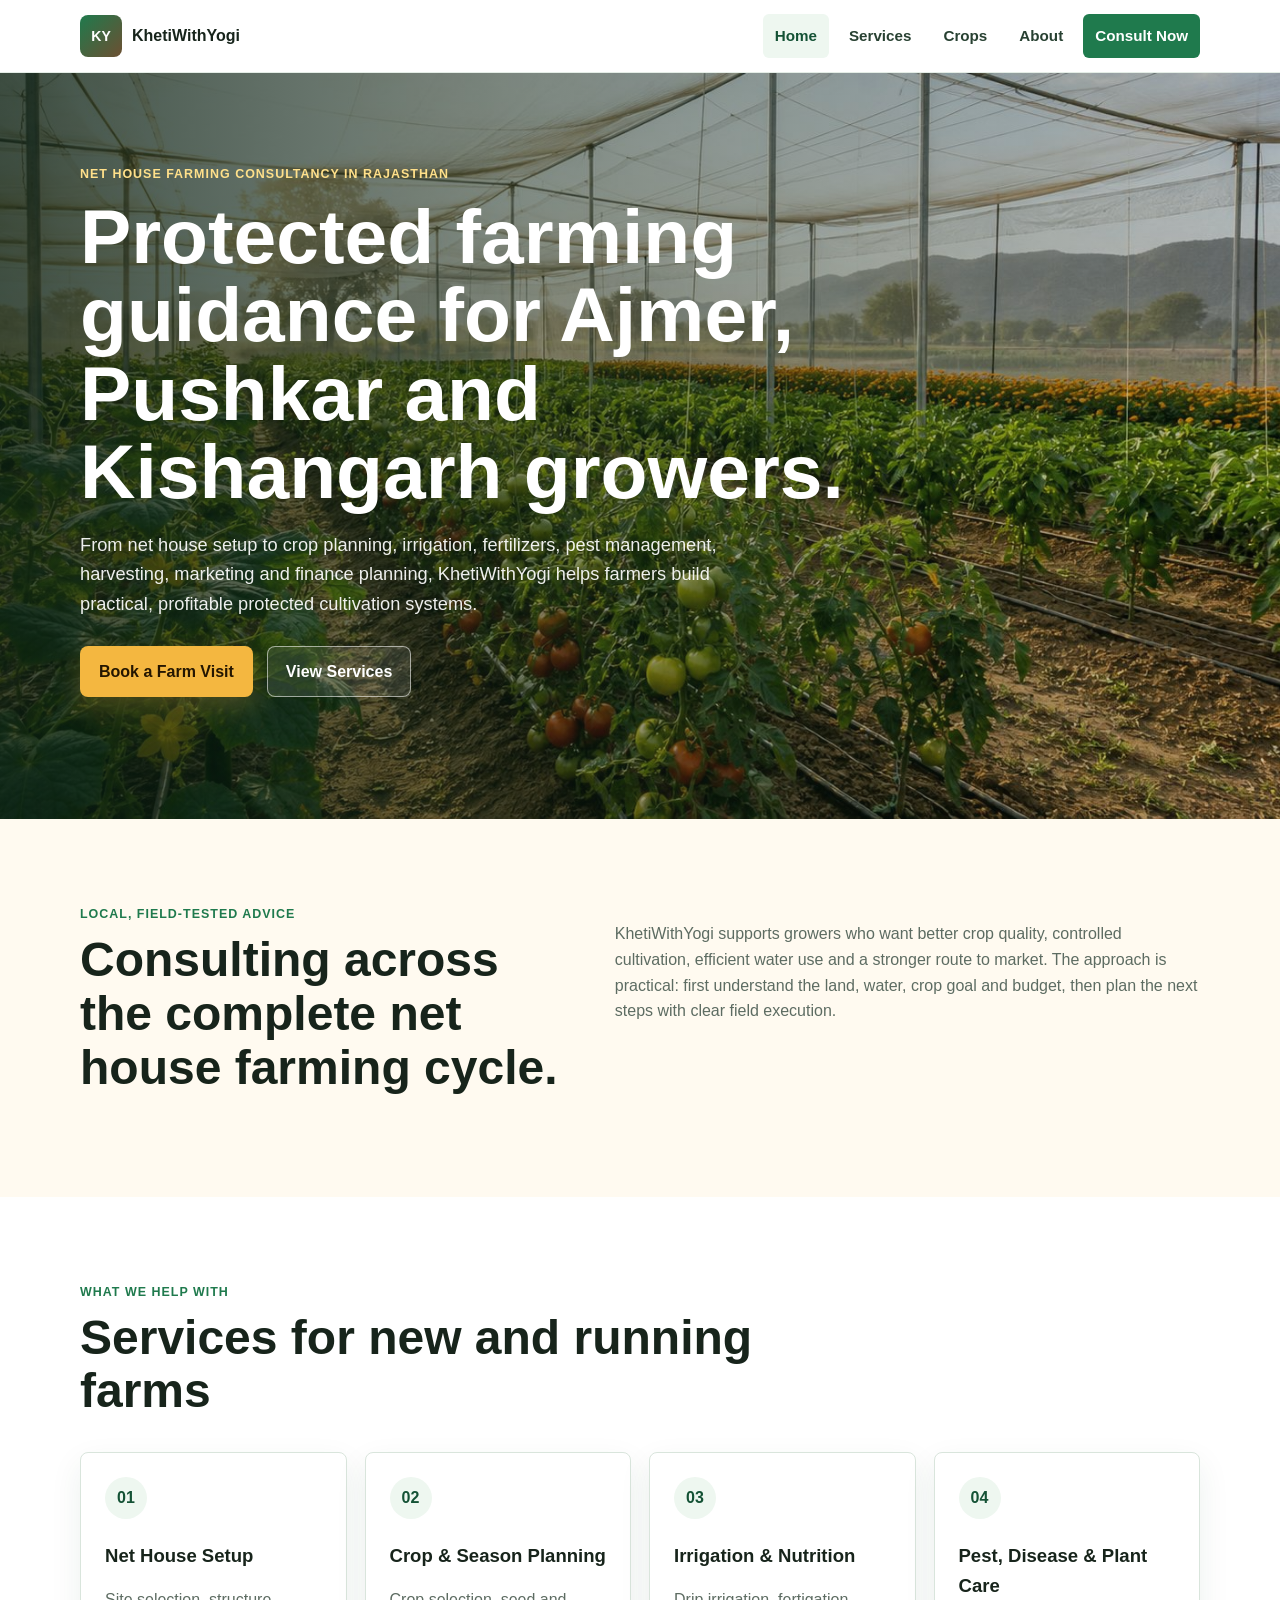
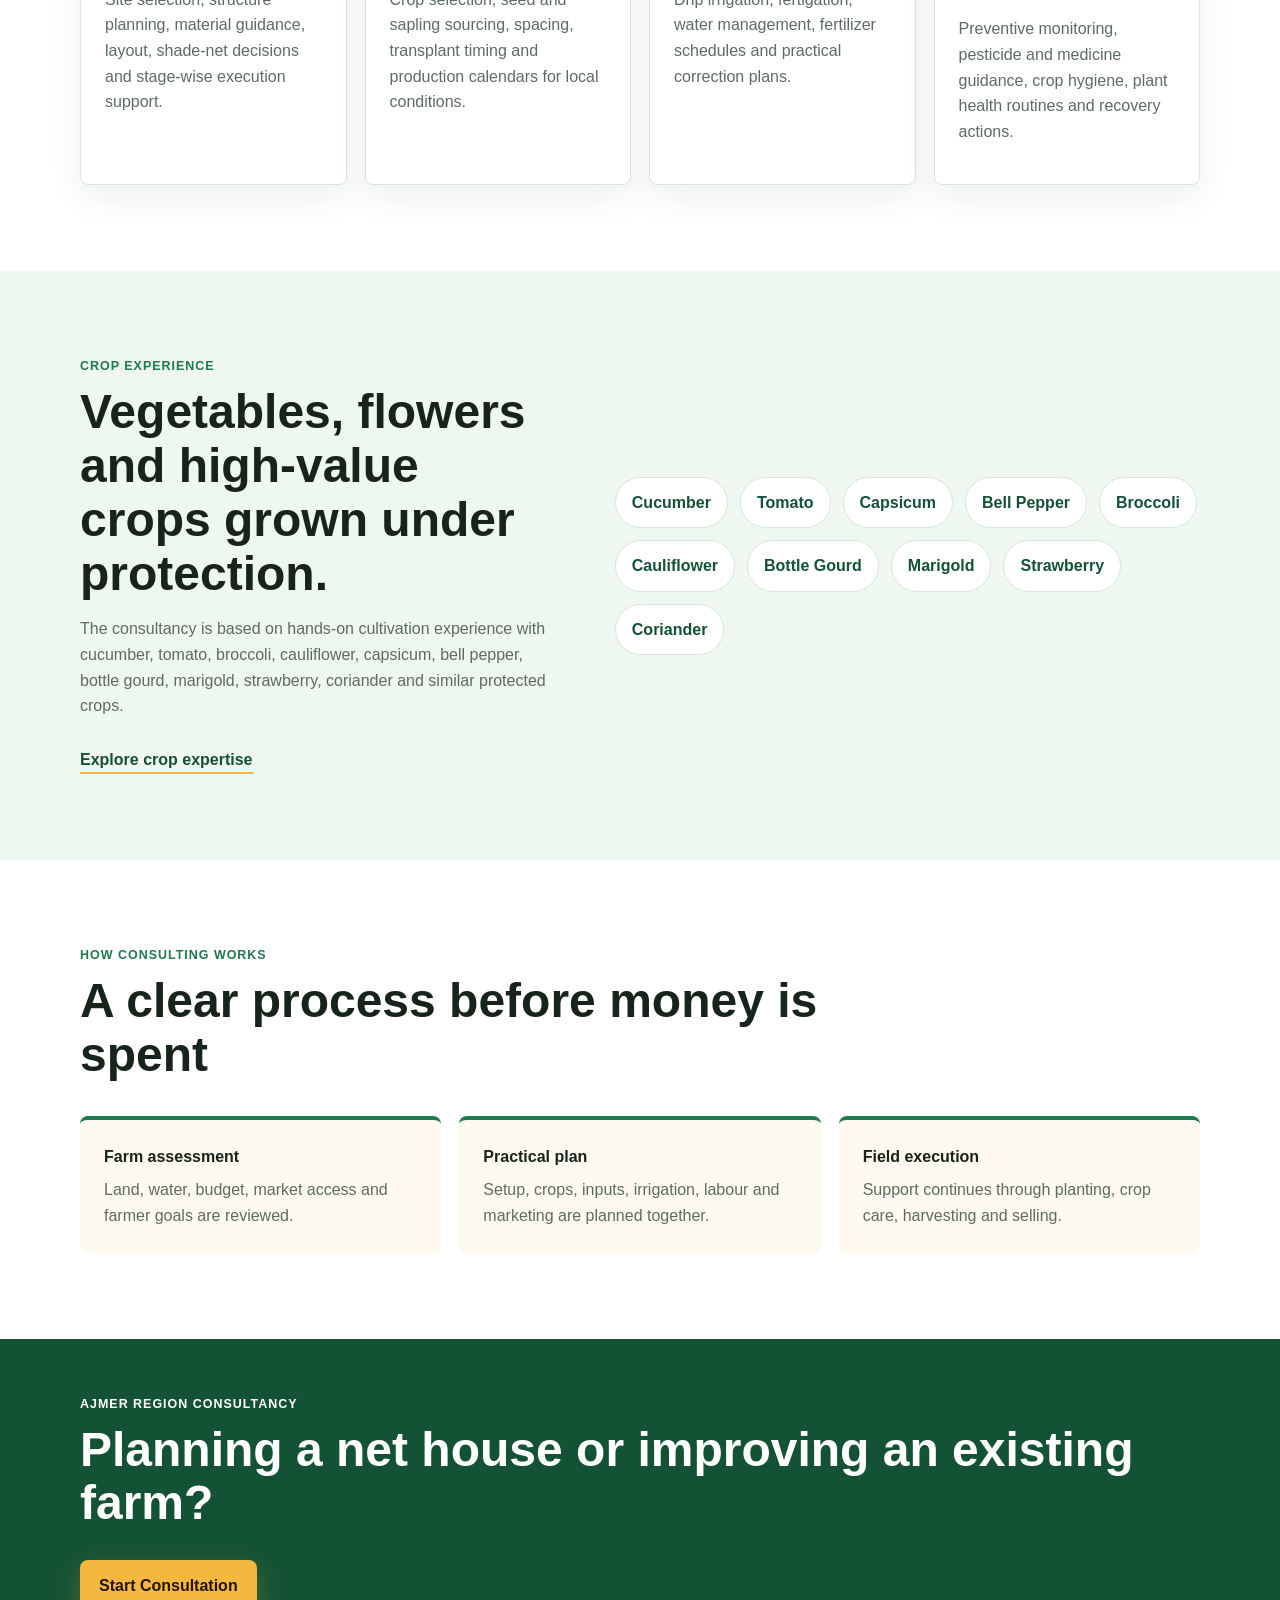
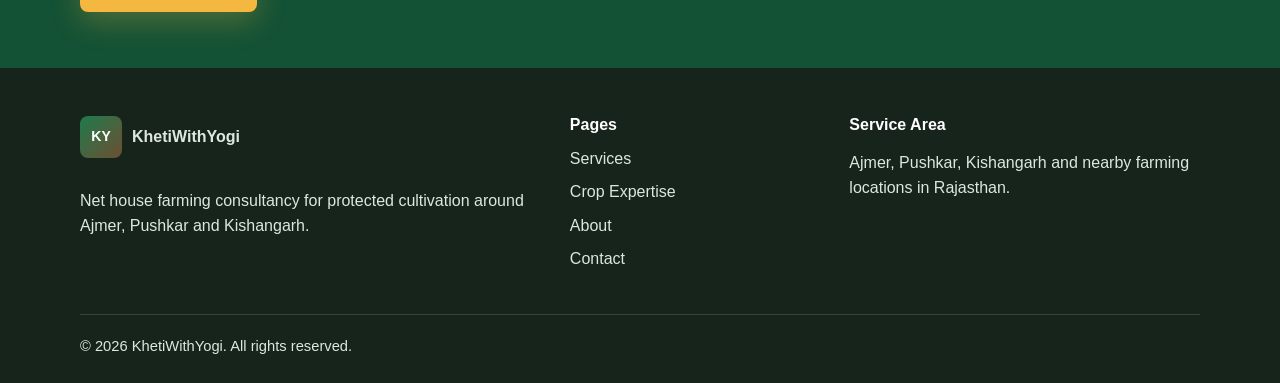
<file: index.html>
<!doctype html>
<html lang="en-IN">
  <head> 
    <meta charset="utf-8">
    <meta name="viewport" content="width=device-width, initial-scale=1">
    <title>KhetiWithYogi | Net House Farming Consultant in Ajmer, Pushkar & Kishangarh</title>
    <meta name="description" content="KhetiWithYogi provides practical net house farming consultancy near Ajmer, Pushkar and Kishangarh for setup, crop planning, irrigation, fertilizers, pest care, harvesting and marketing.">
    <meta name="keywords" content="net house farming Ajmer, nethouse consultant Rajasthan, polyhouse farming Pushkar, protected farming Kishangarh, kheti consultant Ajmer">
    <meta name="robots" content="index, follow">
    <meta property="og:title" content="KhetiWithYogi - Net House Farming Consultancy">
    <meta property="og:description" content="End-to-end net house farming guidance for growers around Ajmer, Pushkar and Kishangarh.">
    <meta property="og:type" content="website">
    <meta property="og:image" content="assets/images/net-house-farming-rajasthan.jpg">
    <link rel="icon" href="assets/images/favicon.svg" type="image/svg+xml">
    <link rel="stylesheet" href="assets/css/styles.css">
    <script type="application/ld+json">
      {
        "@context": "https://schema.org",
        "@type": "LocalBusiness",
        "name": "KhetiWithYogi",
        "description": "Net house farming and protected cultivation consultancy near Ajmer, Pushkar and Kishangarh, Rajasthan.",
        "areaServed": ["Ajmer", "Pushkar", "Kishangarh", "Rajasthan"],
        "serviceType": "Net house farming consultancy",
        "url": "./",
        "image": "assets/images/net-house-farming-rajasthan.jpg"
      }
    </script>
  </head>
  <body>
    <a class="skip-link" href="#main">Skip to content</a>
    <header class="site-header" data-header>
      <nav class="nav container" aria-label="Primary navigation">
        <a class="brand" href="index.html" aria-label="KhetiWithYogi home">
          <span class="brand-mark">KY</span>
          <span>KhetiWithYogi</span>
        </a>
        <button class="nav-toggle" type="button" aria-expanded="false" aria-controls="site-menu" data-menu-toggle>
          <span></span><span></span><span></span>
          <span class="sr-only">Menu</span>
        </button>
        <div class="nav-links" id="site-menu" data-menu>
          <a href="index.html" aria-current="page">Home</a>
          <a href="services.html">Services</a>
          <a href="crops.html">Crops</a>
          <a href="about.html">About</a>
          <a class="nav-cta" href="contact.html">Consult Now</a>
        </div>
      </nav>
    </header>

    <main id="main">
      <section class="hero">
        <img src="assets/images/net-house-farming-rajasthan.jpg" alt="Modern net house farm with drip irrigation and vegetable crops in Rajasthan" class="hero-image">
        <div class="hero-overlay"></div>
        <div class="container hero-content">
          <p class="eyebrow">Net house farming consultancy in Rajasthan</p>
          <h1>Protected farming guidance for Ajmer, Pushkar and Kishangarh growers.</h1>
          <p class="hero-copy">From net house setup to crop planning, irrigation, fertilizers, pest management, harvesting, marketing and finance planning, KhetiWithYogi helps farmers build practical, profitable protected cultivation systems.</p>
          <div class="hero-actions">
            <a class="btn btn-primary" href="contact.html">Book a Farm Visit</a>
            <a class="btn btn-secondary" href="services.html">View Services</a>
          </div>
        </div>
      </section>

      <section class="section intro-band">
        <div class="container split">
          <div>
            <p class="eyebrow">Local, field-tested advice</p>
            <h2>Consulting across the complete net house farming cycle.</h2>
          </div>
          <p>KhetiWithYogi supports growers who want better crop quality, controlled cultivation, efficient water use and a stronger route to market. The approach is practical: first understand the land, water, crop goal and budget, then plan the next steps with clear field execution.</p>
        </div>
      </section>

      <section class="section">
        <div class="container">
          <div class="section-head">
            <p class="eyebrow">What we help with</p>
            <h2>Services for new and running farms</h2>
          </div>
          <div class="service-grid">
            <article class="card">
              <span class="card-icon">01</span>
              <h3>Net House Setup</h3>
              <p>Site selection, structure planning, material guidance, layout, shade-net decisions and stage-wise execution support.</p>
            </article>
            <article class="card">
              <span class="card-icon">02</span>
              <h3>Crop & Season Planning</h3>
              <p>Crop selection, seed and sapling sourcing, spacing, transplant timing and production calendars for local conditions.</p>
            </article>
            <article class="card">
              <span class="card-icon">03</span>
              <h3>Irrigation & Nutrition</h3>
              <p>Drip irrigation, fertigation, water management, fertilizer schedules and practical correction plans.</p>
            </article>
            <article class="card">
              <span class="card-icon">04</span>
              <h3>Pest, Disease & Plant Care</h3>
              <p>Preventive monitoring, pesticide and medicine guidance, crop hygiene, plant health routines and recovery actions.</p>
            </article>
          </div>
        </div>
      </section>

      <section class="section muted">
        <div class="container feature-row">
          <div>
            <p class="eyebrow">Crop experience</p>
            <h2>Vegetables, flowers and high-value crops grown under protection.</h2>
            <p>The consultancy is based on hands-on cultivation experience with cucumber, tomato, broccoli, cauliflower, capsicum, bell pepper, bottle gourd, marigold, strawberry, coriander and similar protected crops.</p>
            <a class="text-link" href="crops.html">Explore crop expertise</a>
          </div>
          <div class="crop-cloud" aria-label="Supported crops">
            <span>Cucumber</span><span>Tomato</span><span>Capsicum</span><span>Bell Pepper</span><span>Broccoli</span><span>Cauliflower</span><span>Bottle Gourd</span><span>Marigold</span><span>Strawberry</span><span>Coriander</span>
          </div>
        </div>
      </section>

      <section class="section">
        <div class="container steps">
          <div class="section-head">
            <p class="eyebrow">How consulting works</p>
            <h2>A clear process before money is spent</h2>
          </div>
          <ol class="timeline">
            <li>
              <strong>Farm assessment</strong>
              <span>Land, water, budget, market access and farmer goals are reviewed.</span>
            </li>
            <li>
              <strong>Practical plan</strong>
              <span>Setup, crops, inputs, irrigation, labour and marketing are planned together.</span>
            </li>
            <li>
              <strong>Field execution</strong>
              <span>Support continues through planting, crop care, harvesting and selling.</span>
            </li>
          </ol>
        </div>
      </section>

      <section class="cta-band">
        <div class="container cta-inner">
          <div>
            <p class="eyebrow">Ajmer region consultancy</p>
            <h2>Planning a net house or improving an existing farm?</h2>
          </div>
          <a class="btn btn-primary" href="contact.html">Start Consultation</a>
        </div>
      </section>
    </main>

    <footer class="footer">
      <div class="container footer-grid">
        <div>
          <a class="brand footer-brand" href="index.html"><span class="brand-mark">KY</span><span>KhetiWithYogi</span></a>
          <p>Net house farming consultancy for protected cultivation around Ajmer, Pushkar and Kishangarh.</p>
        </div>
        <div>
          <h2>Pages</h2>
          <a href="services.html">Services</a>
          <a href="crops.html">Crop Expertise</a>
          <a href="about.html">About</a>
          <a href="contact.html">Contact</a>
        </div>
        <div>
          <h2>Service Area</h2>
          <p>Ajmer, Pushkar, Kishangarh and nearby farming locations in Rajasthan.</p>
        </div>
      </div>
      <p class="footer-bottom">© <span data-year></span> KhetiWithYogi. All rights reserved.</p>
    </footer>

    <script src="assets/js/main.js"></script>
  </body>
</html>
</file>
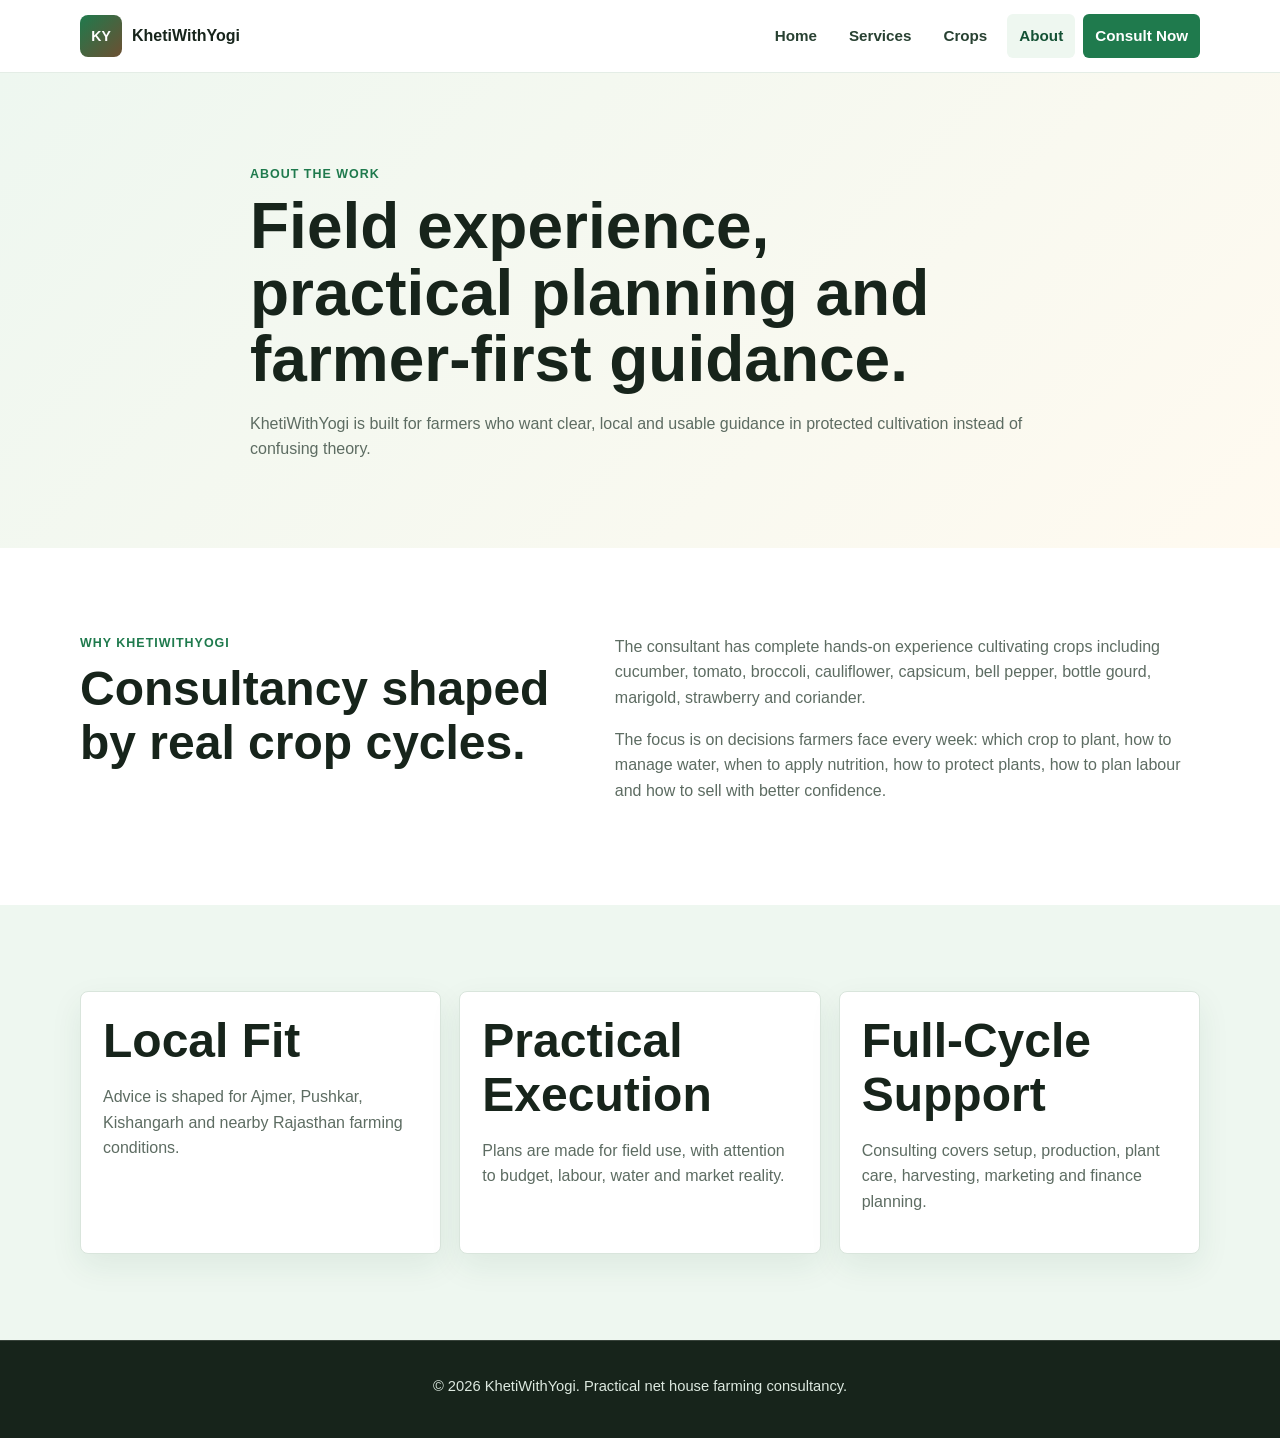
<file: about.html>
<!doctype html>
<html lang="en-IN">
  <head>
    <meta charset="utf-8">
    <meta name="viewport" content="width=device-width, initial-scale=1">
    <title>About KhetiWithYogi | Practical Net House Farming Consultant</title>
    <meta name="description" content="Learn about KhetiWithYogi, a practical net house farming consultancy supporting protected cultivation near Ajmer, Pushkar and Kishangarh, Rajasthan.">
    <meta name="robots" content="index, follow">
    <link rel="icon" href="assets/images/favicon.svg" type="image/svg+xml">
    <link rel="stylesheet" href="assets/css/styles.css">
  </head>
  <body>
    <header class="site-header" data-header>
      <nav class="nav container" aria-label="Primary navigation">
        <a class="brand" href="index.html"><span class="brand-mark">KY</span><span>KhetiWithYogi</span></a>
        <button class="nav-toggle" type="button" aria-expanded="false" aria-controls="site-menu" data-menu-toggle><span></span><span></span><span></span><span class="sr-only">Menu</span></button>
        <div class="nav-links" id="site-menu" data-menu>
          <a href="index.html">Home</a><a href="services.html">Services</a><a href="crops.html">Crops</a><a href="about.html" aria-current="page">About</a><a class="nav-cta" href="contact.html">Consult Now</a>
        </div>
      </nav>
    </header>
    <main>
      <section class="page-hero">
        <div class="container narrow">
          <p class="eyebrow">About the work</p>
          <h1>Field experience, practical planning and farmer-first guidance.</h1>
          <p>KhetiWithYogi is built for farmers who want clear, local and usable guidance in protected cultivation instead of confusing theory.</p>
        </div>
      </section>
      <section class="section">
        <div class="container split">
          <div>
            <p class="eyebrow">Why KhetiWithYogi</p>
            <h2>Consultancy shaped by real crop cycles.</h2>
          </div>
          <div class="prose">
            <p>The consultant has complete hands-on experience cultivating crops including cucumber, tomato, broccoli, cauliflower, capsicum, bell pepper, bottle gourd, marigold, strawberry and coriander.</p>
            <p>The focus is on decisions farmers face every week: which crop to plant, how to manage water, when to apply nutrition, how to protect plants, how to plan labour and how to sell with better confidence.</p>
          </div>
        </div>
      </section>
      <section class="section muted">
        <div class="container values-grid">
          <article><h2>Local Fit</h2><p>Advice is shaped for Ajmer, Pushkar, Kishangarh and nearby Rajasthan farming conditions.</p></article>
          <article><h2>Practical Execution</h2><p>Plans are made for field use, with attention to budget, labour, water and market reality.</p></article>
          <article><h2>Full-Cycle Support</h2><p>Consulting covers setup, production, plant care, harvesting, marketing and finance planning.</p></article>
        </div>
      </section>
    </main>
    <footer class="footer compact"><p>© <span data-year></span> KhetiWithYogi. Practical net house farming consultancy.</p></footer>
    <script src="assets/js/main.js"></script>
  </body>
</html>
</file>
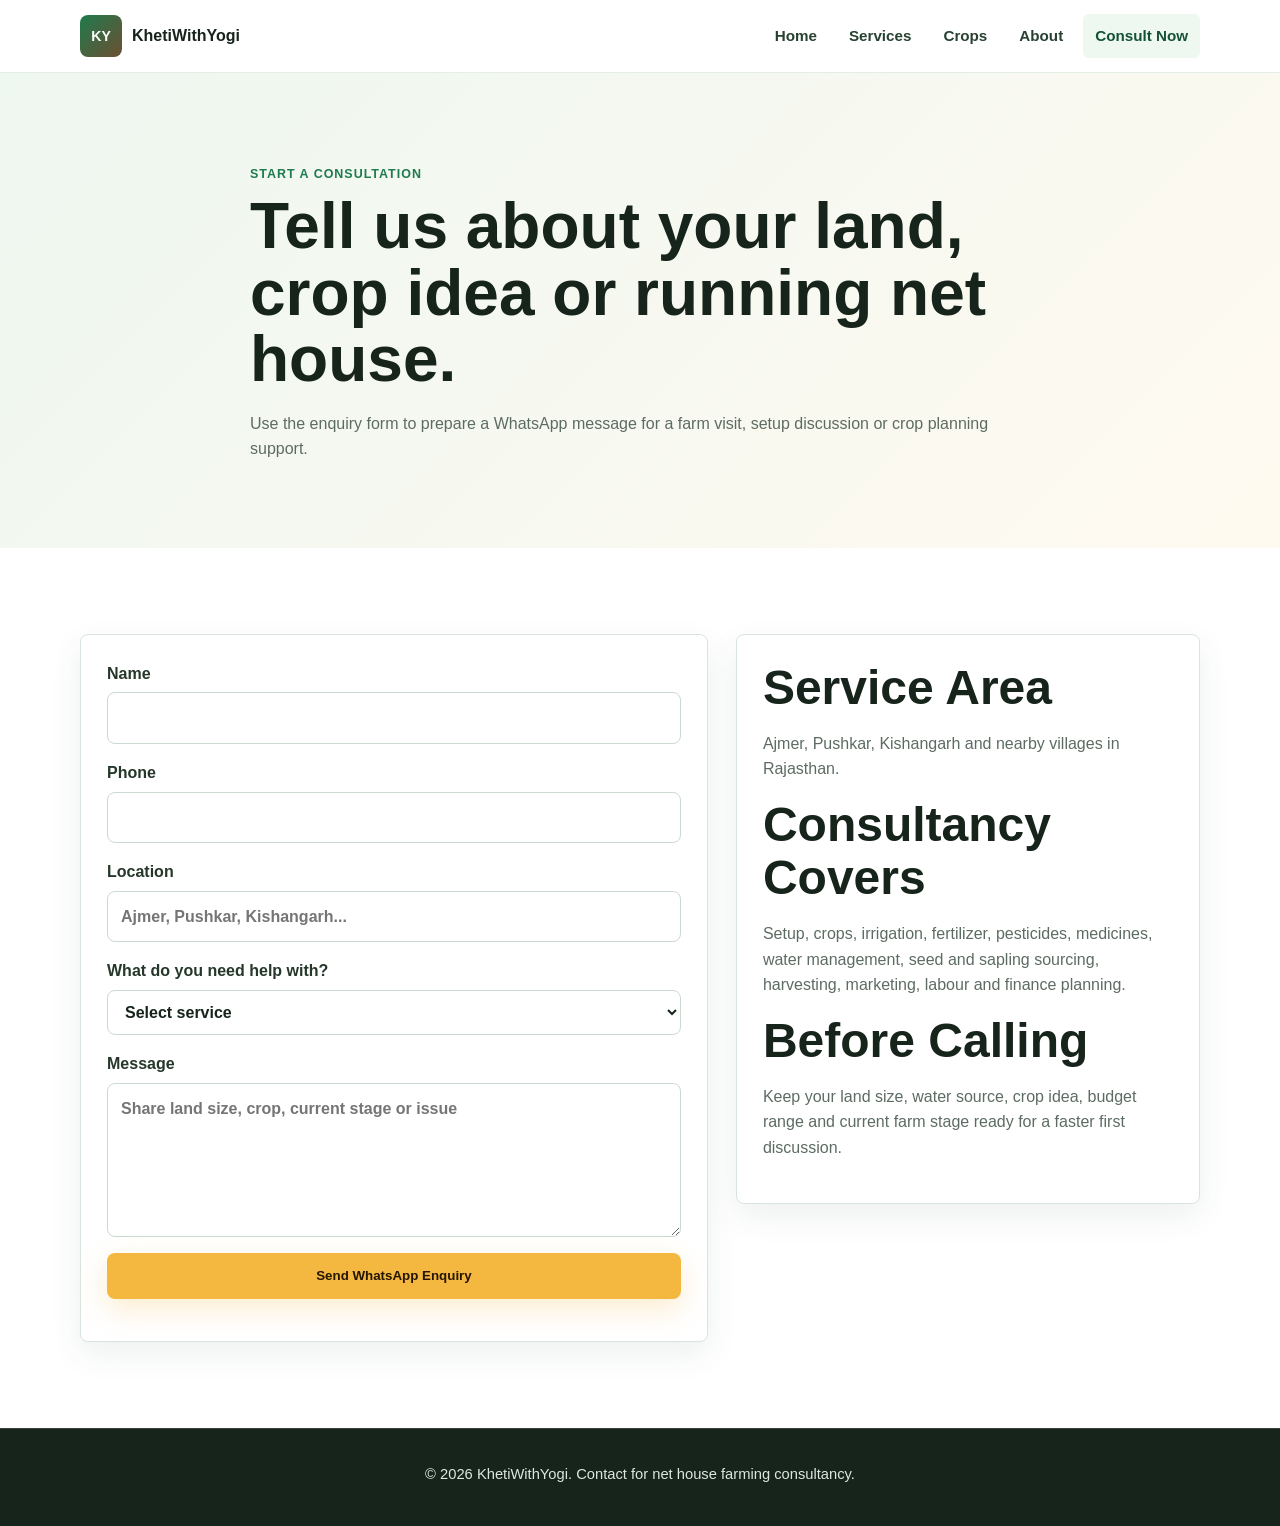
<file: contact.html>
<!doctype html>
<html lang="en-IN">
  <head>
    <meta charset="utf-8">
    <meta name="viewport" content="width=device-width, initial-scale=1">
    <title>Contact KhetiWithYogi | Net House Consultant Near Ajmer</title>
    <meta name="description" content="Contact KhetiWithYogi for net house farming consultancy, farm visits and protected crop planning near Ajmer, Pushkar and Kishangarh, Rajasthan.">
    <meta name="robots" content="index, follow">
    <link rel="icon" href="assets/images/favicon.svg" type="image/svg+xml">
    <link rel="stylesheet" href="assets/css/styles.css">
  </head>
  <body>
    <header class="site-header" data-header>
      <nav class="nav container" aria-label="Primary navigation">
        <a class="brand" href="index.html"><span class="brand-mark">KY</span><span>KhetiWithYogi</span></a>
        <button class="nav-toggle" type="button" aria-expanded="false" aria-controls="site-menu" data-menu-toggle><span></span><span></span><span></span><span class="sr-only">Menu</span></button>
        <div class="nav-links" id="site-menu" data-menu>
          <a href="index.html">Home</a><a href="services.html">Services</a><a href="crops.html">Crops</a><a href="about.html">About</a><a class="nav-cta" href="contact.html" aria-current="page">Consult Now</a>
        </div>
      </nav>
    </header>
    <main>
      <section class="page-hero">
        <div class="container narrow">
          <p class="eyebrow">Start a consultation</p>
          <h1>Tell us about your land, crop idea or running net house.</h1>
          <p>Use the enquiry form to prepare a WhatsApp message for a farm visit, setup discussion or crop planning support.</p>
        </div>
      </section>
      <section class="section">
        <div class="container contact-layout">
          <form class="contact-form" data-contact-form>
            <label>Name<input name="name" type="text" autocomplete="name" required></label>
            <label>Phone<input name="phone" type="tel" autocomplete="tel" required></label>
            <label>Location<input name="location" type="text" placeholder="Ajmer, Pushkar, Kishangarh..." required></label>
            <label>What do you need help with?
              <select name="service" required>
                <option value="">Select service</option>
                <option>New net house setup</option>
                <option>Crop planning</option>
                <option>Irrigation and water management</option>
                <option>Fertilizer, pesticide or plant care</option>
                <option>Marketing, harvesting or finance planning</option>
                <option>Existing farm improvement</option>
              </select>
            </label>
            <label>Message<textarea name="message" rows="5" placeholder="Share land size, crop, current stage or issue"></textarea></label>
            <button class="btn btn-primary" type="submit">Send WhatsApp Enquiry</button>
            <p class="form-note" data-form-note></p>
          </form>
          <aside class="contact-card">
            <h2>Service Area</h2>
            <p>Ajmer, Pushkar, Kishangarh and nearby villages in Rajasthan.</p>
            <h2>Consultancy Covers</h2>
            <p>Setup, crops, irrigation, fertilizer, pesticides, medicines, water management, seed and sapling sourcing, harvesting, marketing, labour and finance planning.</p>
            <h2>Before Calling</h2>
            <p>Keep your land size, water source, crop idea, budget range and current farm stage ready for a faster first discussion.</p>
          </aside>
        </div>
      </section>
    </main>
    <footer class="footer compact"><p>© <span data-year></span> KhetiWithYogi. Contact for net house farming consultancy.</p></footer>
    <script src="assets/js/main.js"></script>
  </body>
</html>
</file>
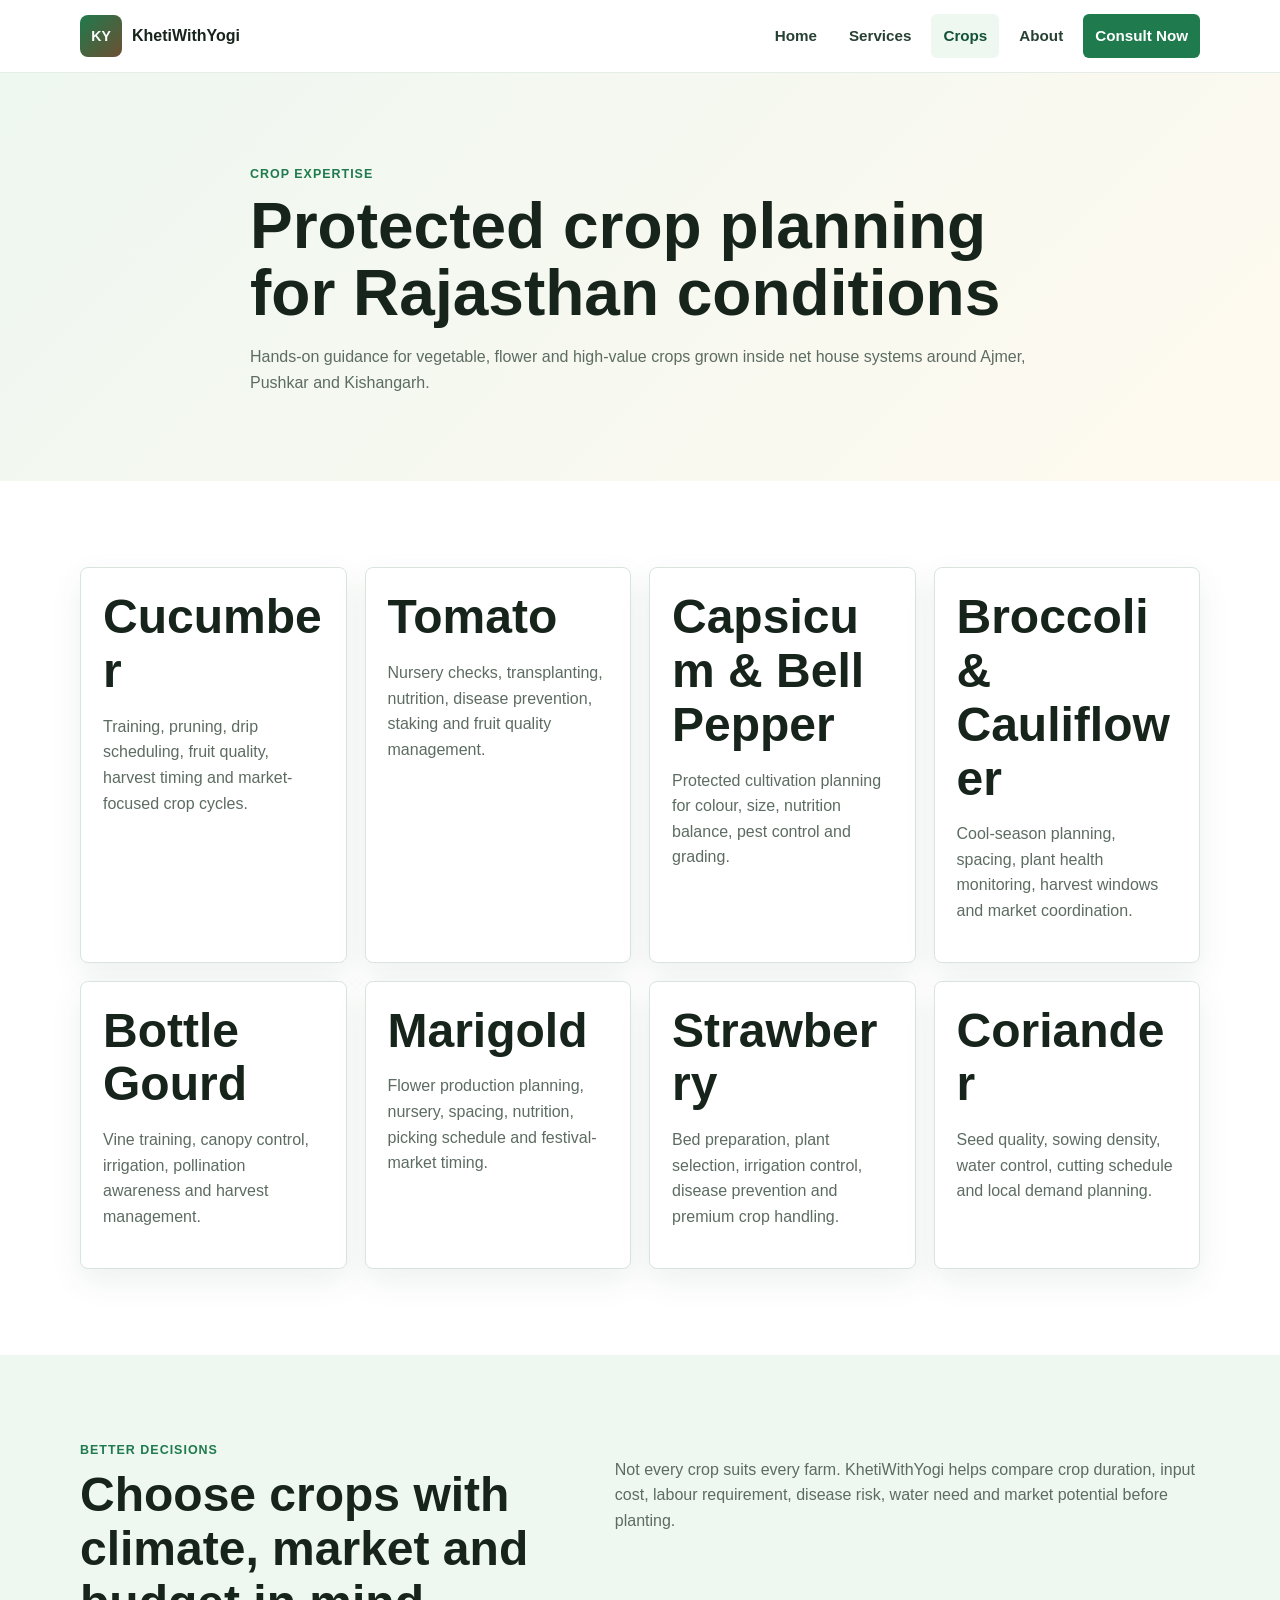
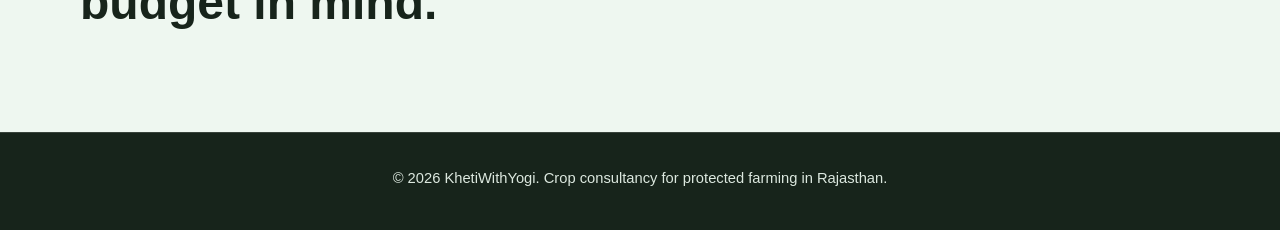
<file: crops.html>
<!doctype html>
<html lang="en-IN">
  <head>
    <meta charset="utf-8">
    <meta name="viewport" content="width=device-width, initial-scale=1">
    <title>Net House Crop Expertise | Cucumber, Tomato, Capsicum & More</title>
    <meta name="description" content="Crop guidance for cucumber, tomatoes, broccoli, cauliflower, capsicum, bell pepper, bottle gourd, marigold, strawberry, coriander and other net house crops.">
    <meta name="robots" content="index, follow">
    <link rel="icon" href="assets/images/favicon.svg" type="image/svg+xml">
    <link rel="stylesheet" href="assets/css/styles.css">
  </head>
  <body>
    <header class="site-header" data-header>
      <nav class="nav container" aria-label="Primary navigation">
        <a class="brand" href="index.html"><span class="brand-mark">KY</span><span>KhetiWithYogi</span></a>
        <button class="nav-toggle" type="button" aria-expanded="false" aria-controls="site-menu" data-menu-toggle><span></span><span></span><span></span><span class="sr-only">Menu</span></button>
        <div class="nav-links" id="site-menu" data-menu>
          <a href="index.html">Home</a><a href="services.html">Services</a><a href="crops.html" aria-current="page">Crops</a><a href="about.html">About</a><a class="nav-cta" href="contact.html">Consult Now</a>
        </div>
      </nav>
    </header>
    <main>
      <section class="page-hero">
        <div class="container narrow">
          <p class="eyebrow">Crop expertise</p>
          <h1>Protected crop planning for Rajasthan conditions</h1>
          <p>Hands-on guidance for vegetable, flower and high-value crops grown inside net house systems around Ajmer, Pushkar and Kishangarh.</p>
        </div>
      </section>
      <section class="section">
        <div class="container crop-grid">
          <article><h2>Cucumber</h2><p>Training, pruning, drip scheduling, fruit quality, harvest timing and market-focused crop cycles.</p></article>
          <article><h2>Tomato</h2><p>Nursery checks, transplanting, nutrition, disease prevention, staking and fruit quality management.</p></article>
          <article><h2>Capsicum & Bell Pepper</h2><p>Protected cultivation planning for colour, size, nutrition balance, pest control and grading.</p></article>
          <article><h2>Broccoli & Cauliflower</h2><p>Cool-season planning, spacing, plant health monitoring, harvest windows and market coordination.</p></article>
          <article><h2>Bottle Gourd</h2><p>Vine training, canopy control, irrigation, pollination awareness and harvest management.</p></article>
          <article><h2>Marigold</h2><p>Flower production planning, nursery, spacing, nutrition, picking schedule and festival-market timing.</p></article>
          <article><h2>Strawberry</h2><p>Bed preparation, plant selection, irrigation control, disease prevention and premium crop handling.</p></article>
          <article><h2>Coriander</h2><p>Seed quality, sowing density, water control, cutting schedule and local demand planning.</p></article>
        </div>
      </section>
      <section class="section muted">
        <div class="container split">
          <div><p class="eyebrow">Better decisions</p><h2>Choose crops with climate, market and budget in mind.</h2></div>
          <p>Not every crop suits every farm. KhetiWithYogi helps compare crop duration, input cost, labour requirement, disease risk, water need and market potential before planting.</p>
        </div>
      </section>
    </main>
    <footer class="footer compact"><p>© <span data-year></span> KhetiWithYogi. Crop consultancy for protected farming in Rajasthan.</p></footer>
    <script src="assets/js/main.js"></script>
  </body>
</html>
</file>
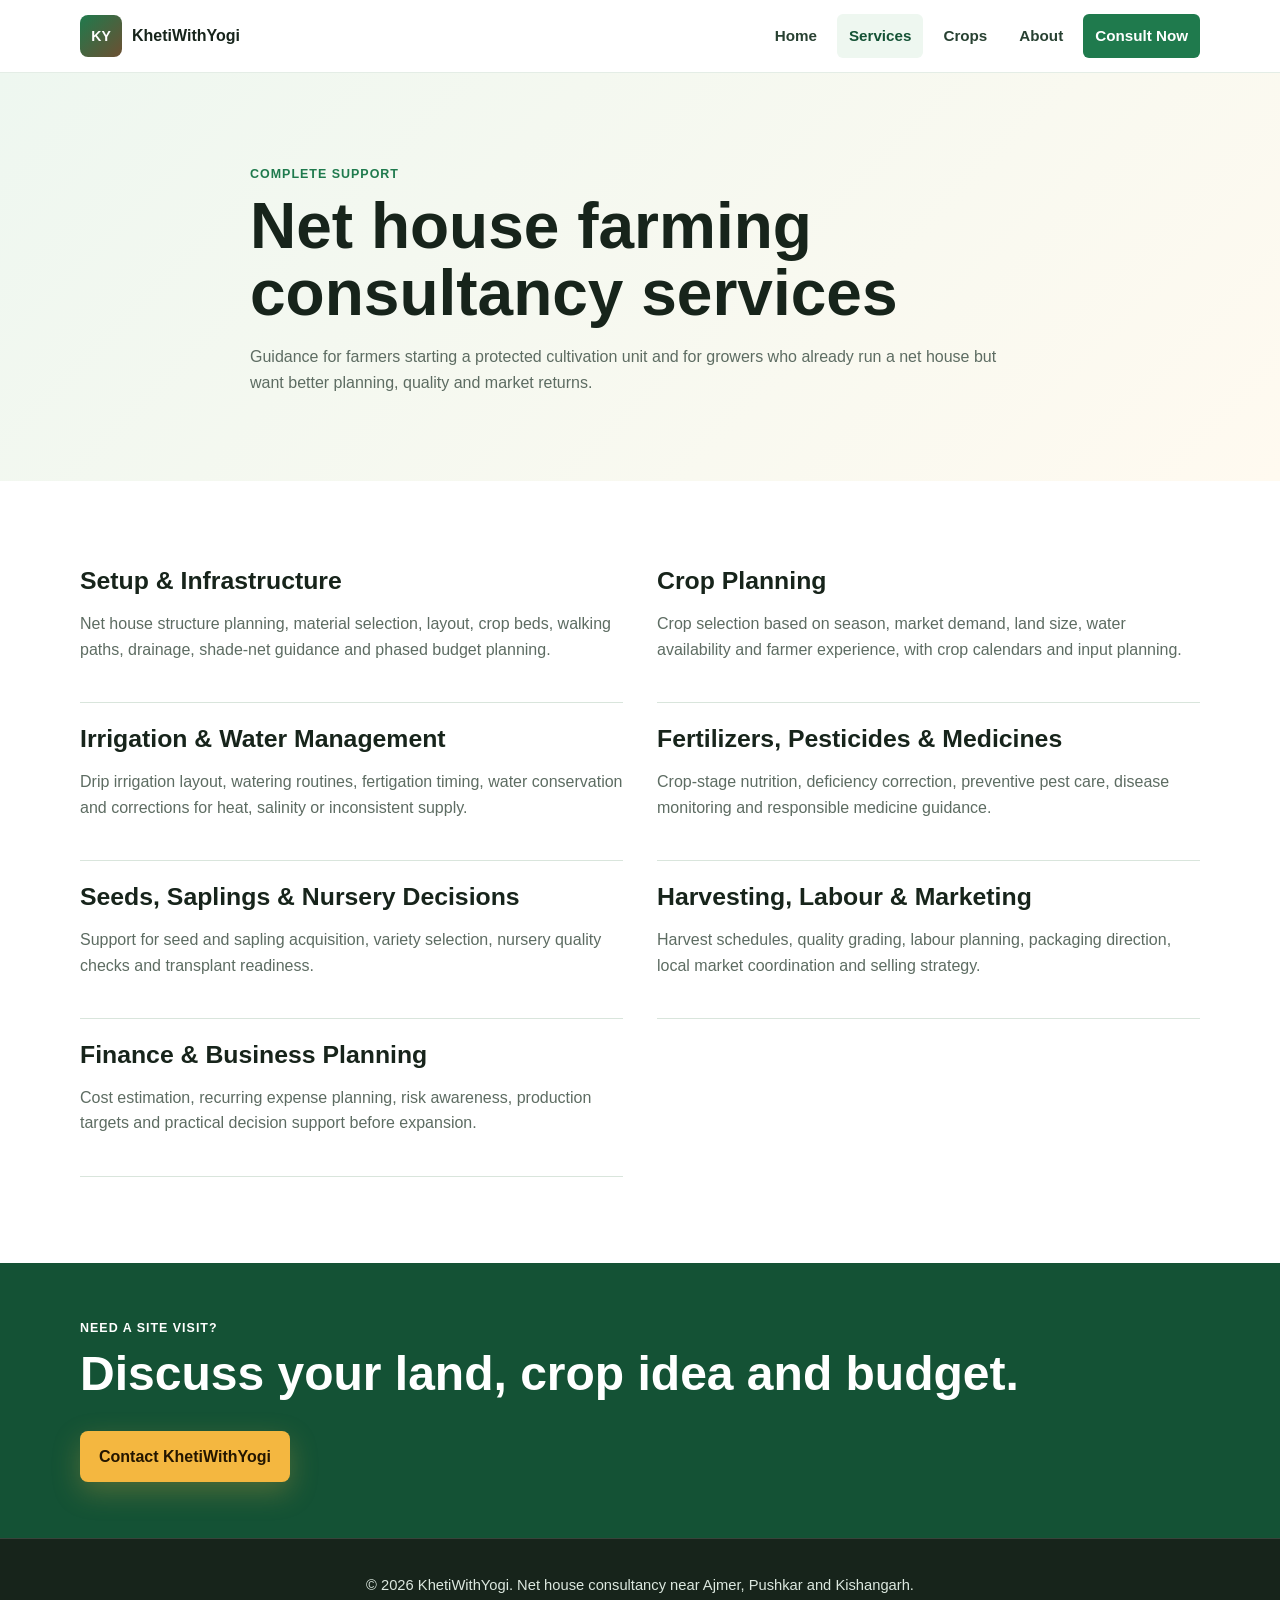
<file: services.html>
<!doctype html>
<html lang="en-IN">
  <head>
    <meta charset="utf-8">
    <meta name="viewport" content="width=device-width, initial-scale=1">
    <title>Net House Farming Consultancy Services | KhetiWithYogi</title>
    <meta name="description" content="Net house farming services for setup, crop planning, irrigation, fertilizer schedules, pest management, water management, labour, financing, harvesting and marketing near Ajmer.">
    <meta name="robots" content="index, follow">
    <link rel="icon" href="assets/images/favicon.svg" type="image/svg+xml">
    <link rel="stylesheet" href="assets/css/styles.css">
  </head>
  <body>
    <header class="site-header" data-header>
      <nav class="nav container" aria-label="Primary navigation">
        <a class="brand" href="index.html"><span class="brand-mark">KY</span><span>KhetiWithYogi</span></a>
        <button class="nav-toggle" type="button" aria-expanded="false" aria-controls="site-menu" data-menu-toggle><span></span><span></span><span></span><span class="sr-only">Menu</span></button>
        <div class="nav-links" id="site-menu" data-menu>
          <a href="index.html">Home</a><a href="services.html" aria-current="page">Services</a><a href="crops.html">Crops</a><a href="about.html">About</a><a class="nav-cta" href="contact.html">Consult Now</a>
        </div>
      </nav>
    </header>
    <main>
      <section class="page-hero">
        <div class="container narrow">
          <p class="eyebrow">Complete support</p>
          <h1>Net house farming consultancy services</h1>
          <p>Guidance for farmers starting a protected cultivation unit and for growers who already run a net house but want better planning, quality and market returns.</p>
        </div>
      </section>

      <section class="section">
        <div class="container service-list">
          <article>
            <h2>Setup & Infrastructure</h2>
            <p>Net house structure planning, material selection, layout, crop beds, walking paths, drainage, shade-net guidance and phased budget planning.</p>
          </article>
          <article>
            <h2>Crop Planning</h2>
            <p>Crop selection based on season, market demand, land size, water availability and farmer experience, with crop calendars and input planning.</p>
          </article>
          <article>
            <h2>Irrigation & Water Management</h2>
            <p>Drip irrigation layout, watering routines, fertigation timing, water conservation and corrections for heat, salinity or inconsistent supply.</p>
          </article>
          <article>
            <h2>Fertilizers, Pesticides & Medicines</h2>
            <p>Crop-stage nutrition, deficiency correction, preventive pest care, disease monitoring and responsible medicine guidance.</p>
          </article>
          <article>
            <h2>Seeds, Saplings & Nursery Decisions</h2>
            <p>Support for seed and sapling acquisition, variety selection, nursery quality checks and transplant readiness.</p>
          </article>
          <article>
            <h2>Harvesting, Labour & Marketing</h2>
            <p>Harvest schedules, quality grading, labour planning, packaging direction, local market coordination and selling strategy.</p>
          </article>
          <article>
            <h2>Finance & Business Planning</h2>
            <p>Cost estimation, recurring expense planning, risk awareness, production targets and practical decision support before expansion.</p>
          </article>
        </div>
      </section>

      <section class="cta-band">
        <div class="container cta-inner">
          <div><p class="eyebrow">Need a site visit?</p><h2>Discuss your land, crop idea and budget.</h2></div>
          <a class="btn btn-primary" href="contact.html">Contact KhetiWithYogi</a>
        </div>
      </section>
    </main>
    <footer class="footer compact"><p>© <span data-year></span> KhetiWithYogi. Net house consultancy near Ajmer, Pushkar and Kishangarh.</p></footer>
    <script src="assets/js/main.js"></script>
  </body>
</html>
</file>
<file: assets/css/styles.css>
:root {
  --soil: #6d4f32;
  --leaf: #1f7a4d;
  --leaf-dark: #145235;
  --sun: #f4b740;
  --mist: #eef7f0;
  --cream: #fffaf0;
  --ink: #17241b;
  --muted: #5d6c62;
  --line: #d9e5dc;
  --white: #ffffff;
  --shadow: 0 18px 48px rgba(18, 54, 34, 0.14);
}

* { box-sizing: border-box; }
html { scroll-behavior: smooth; }
body {
  margin: 0;
  font-family: Arial, Helvetica, sans-serif;
  color: var(--ink);
  background: var(--white);
  line-height: 1.6;
}
img { max-width: 100%; display: block; }
a { color: inherit; text-decoration: none; }
.container { width: min(1120px, calc(100% - 32px)); margin: 0 auto; }
.narrow { max-width: 780px; }
.skip-link, .sr-only {
  position: absolute;
  width: 1px;
  height: 1px;
  padding: 0;
  margin: -1px;
  overflow: hidden;
  clip: rect(0, 0, 0, 0);
  white-space: nowrap;
  border: 0;
}
.skip-link:focus {
  width: auto;
  height: auto;
  clip: auto;
  z-index: 1000;
  margin: 8px;
  padding: 10px 14px;
  background: var(--white);
  border: 2px solid var(--leaf);
}

.site-header {
  position: sticky;
  top: 0;
  z-index: 50;
  background: rgba(255, 255, 255, 0.94);
  border-bottom: 1px solid rgba(217, 229, 220, 0.7);
  backdrop-filter: blur(14px);
}
.nav {
  min-height: 72px;
  display: flex;
  align-items: center;
  justify-content: space-between;
  gap: 20px;
}
.brand {
  display: inline-flex;
  align-items: center;
  gap: 10px;
  font-weight: 800;
  letter-spacing: 0;
}
.brand-mark {
  display: inline-grid;
  place-items: center;
  width: 42px;
  height: 42px;
  border-radius: 8px;
  color: var(--white);
  background: linear-gradient(135deg, var(--leaf), var(--soil));
  font-size: 0.88rem;
}
.nav-links {
  display: flex;
  align-items: center;
  gap: 8px;
}
.nav-links a {
  padding: 10px 12px;
  border-radius: 6px;
  color: #284132;
  font-weight: 700;
  font-size: 0.95rem;
}
.nav-links a:hover, .nav-links a[aria-current="page"] {
  color: var(--leaf-dark);
  background: var(--mist);
}
.nav-links .nav-cta {
  background: var(--leaf);
  color: var(--white);
}
.nav-links .nav-cta:hover { background: var(--leaf-dark); color: var(--white); }
.nav-toggle {
  display: none;
  width: 44px;
  height: 44px;
  border: 1px solid var(--line);
  border-radius: 8px;
  background: var(--white);
}
.nav-toggle span:not(.sr-only) {
  display: block;
  width: 20px;
  height: 2px;
  margin: 5px auto;
  background: var(--ink);
}

.hero {
  position: relative;
  min-height: 660px;
  display: grid;
  align-items: center;
  overflow: hidden;
}
.hero-image, .hero-overlay {
  position: absolute;
  inset: 0;
  width: 100%;
  height: 100%;
}
.hero-image { object-fit: cover; }
.hero-overlay {
  background: linear-gradient(90deg, rgba(10, 32, 18, 0.78), rgba(10, 32, 18, 0.48) 46%, rgba(10, 32, 18, 0.16));
}
.hero-content {
  position: relative;
  z-index: 1;
  padding: 92px 0 122px;
  color: var(--white);
}
.hero h1 {
  max-width: 820px;
  margin: 12px 0 20px;
  font-size: clamp(2.4rem, 6vw, 5.45rem);
  line-height: 1.02;
  letter-spacing: 0;
}
.hero-copy {
  max-width: 700px;
  margin: 0 0 28px;
  font-size: 1.14rem;
  color: rgba(255, 255, 255, 0.92);
}
.eyebrow {
  margin: 0 0 8px;
  color: var(--leaf);
  font-size: 0.78rem;
  font-weight: 800;
  letter-spacing: 0.08em;
  text-transform: uppercase;
}
.hero .eyebrow { color: #ffe08a; }
.hero-actions, .cta-inner {
  display: flex;
  align-items: center;
  gap: 14px;
  flex-wrap: wrap;
}
.btn {
  display: inline-flex;
  min-height: 46px;
  align-items: center;
  justify-content: center;
  padding: 12px 18px;
  border-radius: 8px;
  border: 1px solid transparent;
  font-weight: 800;
  cursor: pointer;
}
.btn-primary {
  background: var(--sun);
  color: #241600;
  box-shadow: 0 10px 28px rgba(244, 183, 64, 0.26);
}
.btn-primary:hover { background: #ffd268; }
.btn-secondary {
  color: var(--white);
  border-color: rgba(255, 255, 255, 0.55);
  background: rgba(255, 255, 255, 0.1);
}
.btn-secondary:hover { background: rgba(255, 255, 255, 0.2); }

.section { padding: 86px 0; }
.intro-band { background: var(--cream); }
.muted { background: var(--mist); }
.split, .feature-row {
  display: grid;
  grid-template-columns: minmax(0, 0.9fr) minmax(0, 1.1fr);
  gap: 56px;
  align-items: start;
}
h1, h2, h3, p { overflow-wrap: anywhere; }
h2 {
  margin: 0 0 16px;
  font-size: clamp(1.8rem, 4vw, 3rem);
  line-height: 1.12;
  letter-spacing: 0;
}
h3 { margin: 0 0 10px; font-size: 1.16rem; }
p { color: var(--muted); }
.section-head { max-width: 760px; margin-bottom: 34px; }
.service-grid, .crop-grid, .values-grid {
  display: grid;
  grid-template-columns: repeat(4, minmax(0, 1fr));
  gap: 18px;
}
.card, .crop-grid article, .values-grid article, .contact-card, .contact-form {
  background: var(--white);
  border: 1px solid var(--line);
  border-radius: 8px;
  box-shadow: 0 12px 32px rgba(20, 82, 53, 0.08);
}
.card { padding: 24px; }
.card-icon {
  display: inline-grid;
  place-items: center;
  width: 42px;
  height: 42px;
  margin-bottom: 22px;
  border-radius: 50%;
  background: var(--mist);
  color: var(--leaf-dark);
  font-weight: 900;
}
.feature-row { align-items: center; }
.crop-cloud {
  display: flex;
  flex-wrap: wrap;
  gap: 12px;
}
.crop-cloud span {
  padding: 12px 16px;
  border: 1px solid var(--line);
  border-radius: 999px;
  background: var(--white);
  color: var(--leaf-dark);
  font-weight: 800;
}
.text-link {
  display: inline-flex;
  margin-top: 12px;
  color: var(--leaf-dark);
  font-weight: 900;
  border-bottom: 2px solid var(--sun);
}
.timeline {
  display: grid;
  grid-template-columns: repeat(3, minmax(0, 1fr));
  gap: 18px;
  padding: 0;
  margin: 0;
  list-style: none;
}
.timeline li {
  padding: 24px;
  border-top: 4px solid var(--leaf);
  background: var(--cream);
  border-radius: 8px;
}
.timeline strong, .timeline span { display: block; }
.timeline span { margin-top: 8px; color: var(--muted); }
.cta-band {
  padding: 56px 0;
  background: var(--leaf-dark);
  color: var(--white);
}
.cta-band h2, .cta-band p { color: var(--white); }
.cta-inner { justify-content: space-between; }
.page-hero {
  padding: 92px 0 70px;
  background: linear-gradient(135deg, var(--mist), var(--cream));
}
.page-hero h1 {
  margin: 0 0 18px;
  font-size: clamp(2.2rem, 5vw, 4.45rem);
  line-height: 1.04;
  letter-spacing: 0;
}
.service-list {
  display: grid;
  grid-template-columns: repeat(2, minmax(0, 1fr));
  gap: 22px 34px;
}
.service-list article {
  padding-bottom: 24px;
  border-bottom: 1px solid var(--line);
}
.service-list h2 { font-size: 1.55rem; }
.crop-grid { grid-template-columns: repeat(4, minmax(0, 1fr)); }
.crop-grid article, .values-grid article { padding: 22px; }
.values-grid { grid-template-columns: repeat(3, minmax(0, 1fr)); }
.prose p:first-child { margin-top: 0; }
.contact-layout {
  display: grid;
  grid-template-columns: minmax(0, 1.15fr) minmax(300px, 0.85fr);
  gap: 28px;
  align-items: start;
}
.contact-form, .contact-card { padding: 26px; }
.contact-form {
  display: grid;
  gap: 16px;
}
label {
  display: grid;
  gap: 6px;
  color: #25372a;
  font-weight: 800;
}
input, select, textarea {
  width: 100%;
  border: 1px solid #cbd9cf;
  border-radius: 8px;
  padding: 12px 13px;
  font: inherit;
  color: var(--ink);
  background: var(--white);
}
input:focus, select:focus, textarea:focus {
  outline: 3px solid rgba(31, 122, 77, 0.18);
  border-color: var(--leaf);
}
.form-note { margin: 0; font-size: 0.94rem; }

.footer {
  padding: 48px 0 24px;
  color: #dce8df;
  background: #17241b;
}
.footer p, .footer a { color: #dce8df; }
.footer h2 {
  margin: 0 0 12px;
  font-size: 1rem;
  color: var(--white);
}
.footer-grid {
  display: grid;
  grid-template-columns: 1.3fr 0.7fr 1fr;
  gap: 34px;
}
.footer-grid a:not(.brand) {
  display: block;
  margin: 8px 0;
}
.footer-brand { margin-bottom: 14px; color: var(--white); }
.footer-bottom, .footer.compact {
  margin: 34px auto 0;
  width: min(1120px, calc(100% - 32px));
  border-top: 1px solid rgba(255, 255, 255, 0.14);
  padding-top: 20px;
  font-size: 0.92rem;
}
.footer.compact {
  margin: 0;
  width: 100%;
  text-align: center;
}

@media (max-width: 900px) {
  .nav-toggle { display: inline-block; }
  .nav-links {
    position: absolute;
    left: 16px;
    right: 16px;
    top: 72px;
    display: none;
    flex-direction: column;
    align-items: stretch;
    padding: 12px;
    border: 1px solid var(--line);
    border-radius: 8px;
    background: var(--white);
    box-shadow: var(--shadow);
  }
  .nav-links.is-open { display: flex; }
  .nav-links a { padding: 12px 14px; }
  .hero { min-height: 620px; }
  .hero-overlay { background: linear-gradient(180deg, rgba(10, 32, 18, 0.82), rgba(10, 32, 18, 0.42)); }
  .split, .feature-row, .contact-layout, .footer-grid { grid-template-columns: 1fr; }
  .service-grid, .crop-grid, .values-grid, .timeline, .service-list { grid-template-columns: repeat(2, minmax(0, 1fr)); }
}

@media (max-width: 620px) {
  .container { width: min(100% - 24px, 1120px); }
  .nav { min-height: 66px; }
  .nav-links { top: 66px; }
  .hero { min-height: 590px; }
  .hero-content { padding: 66px 0 86px; }
  .section { padding: 62px 0; }
  .service-grid, .crop-grid, .values-grid, .timeline, .service-list { grid-template-columns: 1fr; }
  .btn { width: 100%; }
  .hero-actions, .cta-inner { align-items: stretch; }
  .page-hero { padding: 70px 0 52px; }
}
</file>
